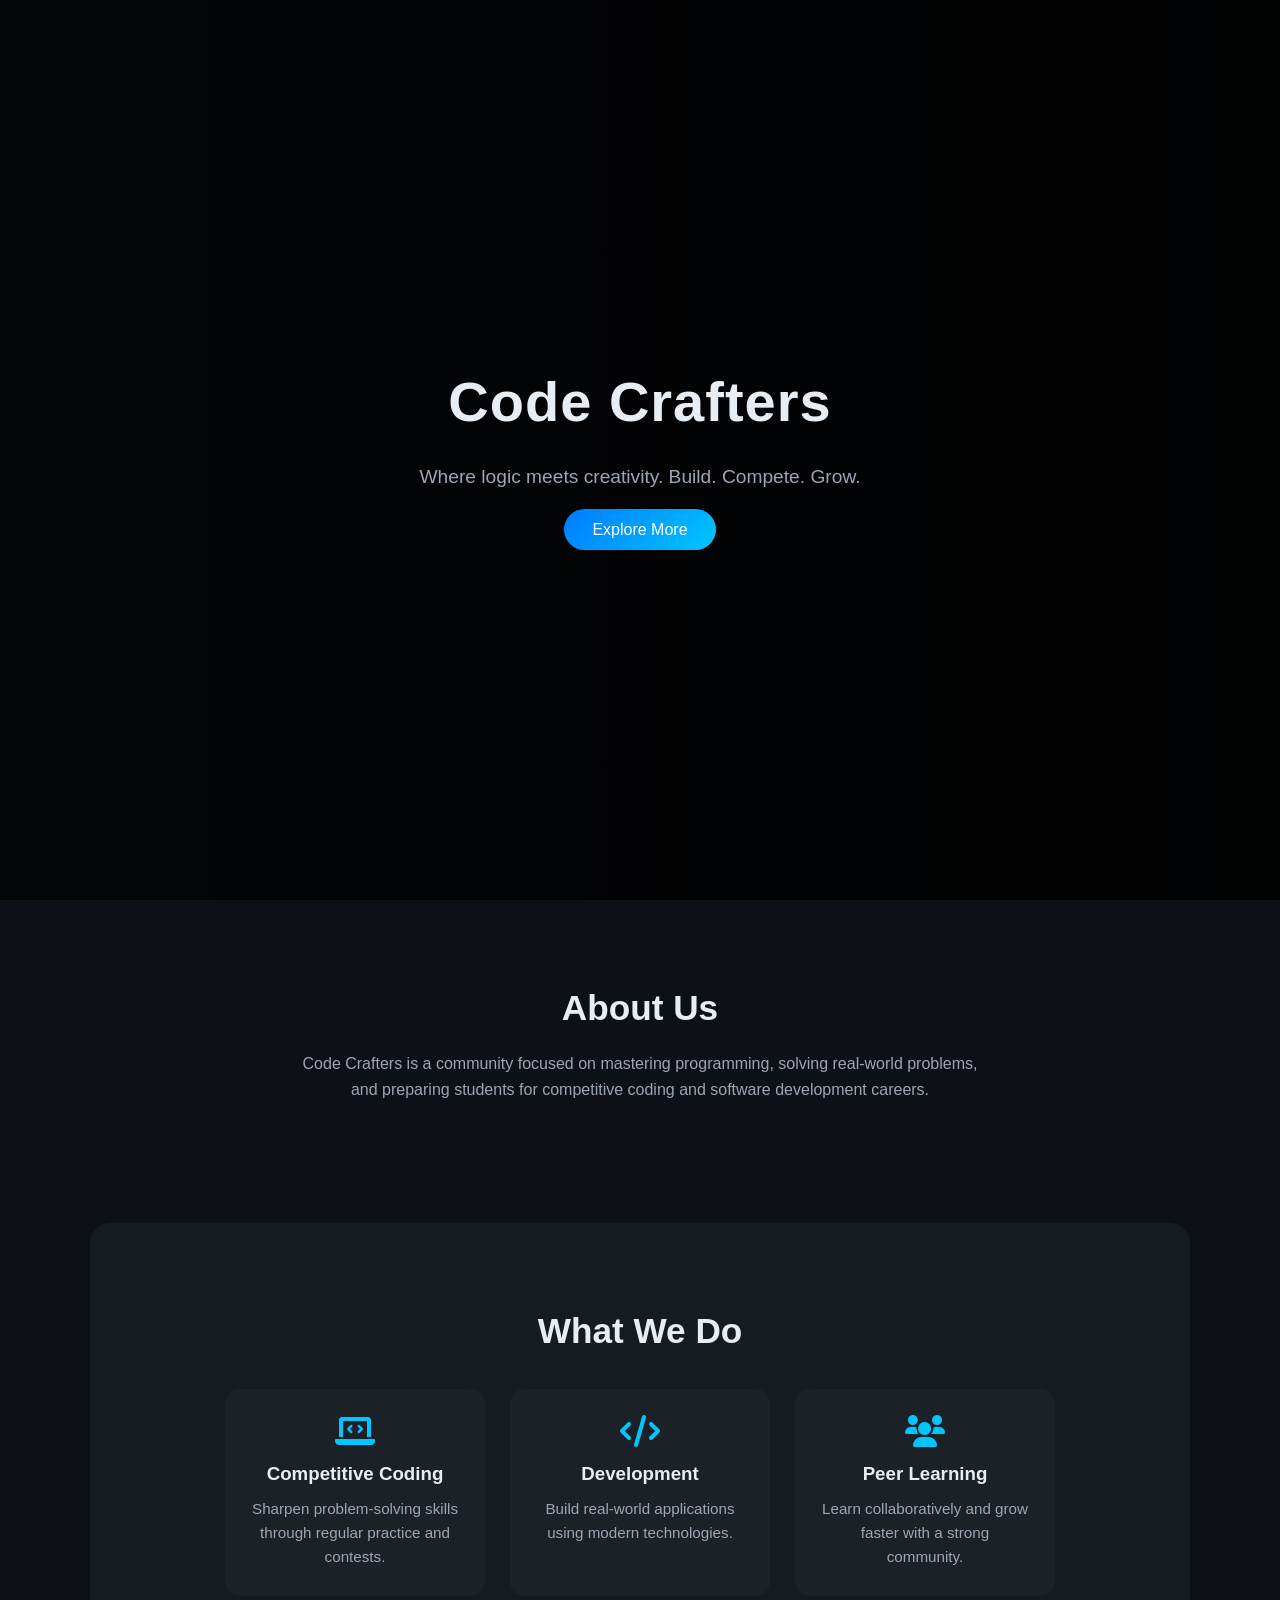
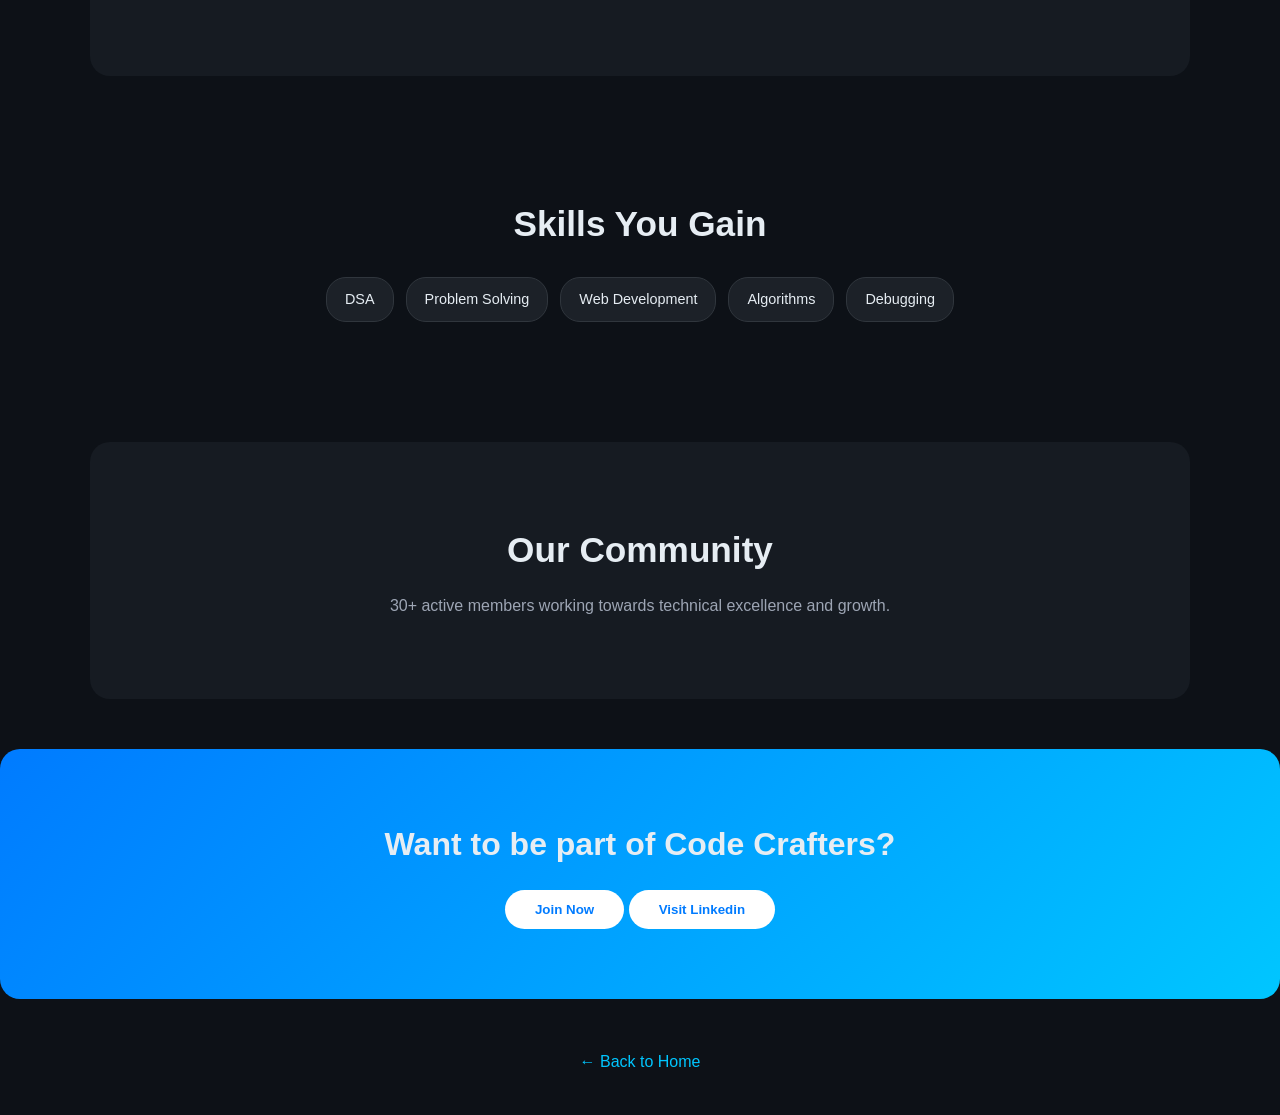
<file: Code_crafters/index1.html>
<!DOCTYPE html>
<html lang="en">
<head>
    <meta charset="UTF-8">
    <meta name="viewport" content="width=device-width, initial-scale=1.0">
    <title>Code Crafters | Club</title>

    <link rel="stylesheet" href="code-crafters.css">
    <script defer src="code-crafters.js"></script>

    <!-- Font Awesome -->
    <link href="https://cdnjs.cloudflare.com/ajax/libs/font-awesome/6.0.0/css/all.min.css" rel="stylesheet">
</head>

<body>

    <!-- HERO -->
    <section class="hero">
        <div class="overlay"></div>
        <div class="hero-content">
            <h1>Code Crafters</h1>
            <p>Where logic meets creativity. Build. Compete. Grow.</p>
            <a href="#about" class="btn">Explore More</a>
        </div>
    </section>

    <!-- ABOUT -->
    <section id="about" class="section">
        <h2>About Us</h2>
        <p>
            Code Crafters is a community focused on mastering programming, solving real-world problems,
            and preparing students for competitive coding and software development careers.
        </p>
    </section>

    <!-- WHAT WE DO -->
    <section class="section dark">
        <h2>What We Do</h2>

        <div class="grid">
            <div class="card">
                <i class="fas fa-laptop-code"></i>
                <h3>Competitive Coding</h3>
                <p>Sharpen problem-solving skills through regular practice and contests.</p>
            </div>

            <div class="card">
                <i class="fas fa-code"></i>
                <h3>Development</h3>
                <p>Build real-world applications using modern technologies.</p>
            </div>

            <div class="card">
                <i class="fas fa-users"></i>
                <h3>Peer Learning</h3>
                <p>Learn collaboratively and grow faster with a strong community.</p>
            </div>
        </div>
    </section>

    <!-- SKILLS -->
    <section class="section">
        <h2>Skills You Gain</h2>

        <div class="skills">
            <span>DSA</span>
            <span>Problem Solving</span>
            <span>Web Development</span>
            <span>Algorithms</span>
            <span>Debugging</span>
        </div>
    </section>

    <!-- TEAM -->
    <section class="section dark">
        <h2>Our Community</h2>
        <p>30+ active members working towards technical excellence and growth.</p>
    </section>

    <!-- CTA -->
    <section class="cta">
        <h2>Want to be part of Code Crafters?</h2>
        <button onclick="joinClub()">Join Now</button>
        <a href="https://www.linkedin.com/company/codecrafterentc/" target="_blank"><button>Visit Linkedin</button></a>
    </section>

    <!-- BACK -->
    <footer class="back">
        <a href="../index.html">← Back to Home</a>
    </footer>
</html>
</file>
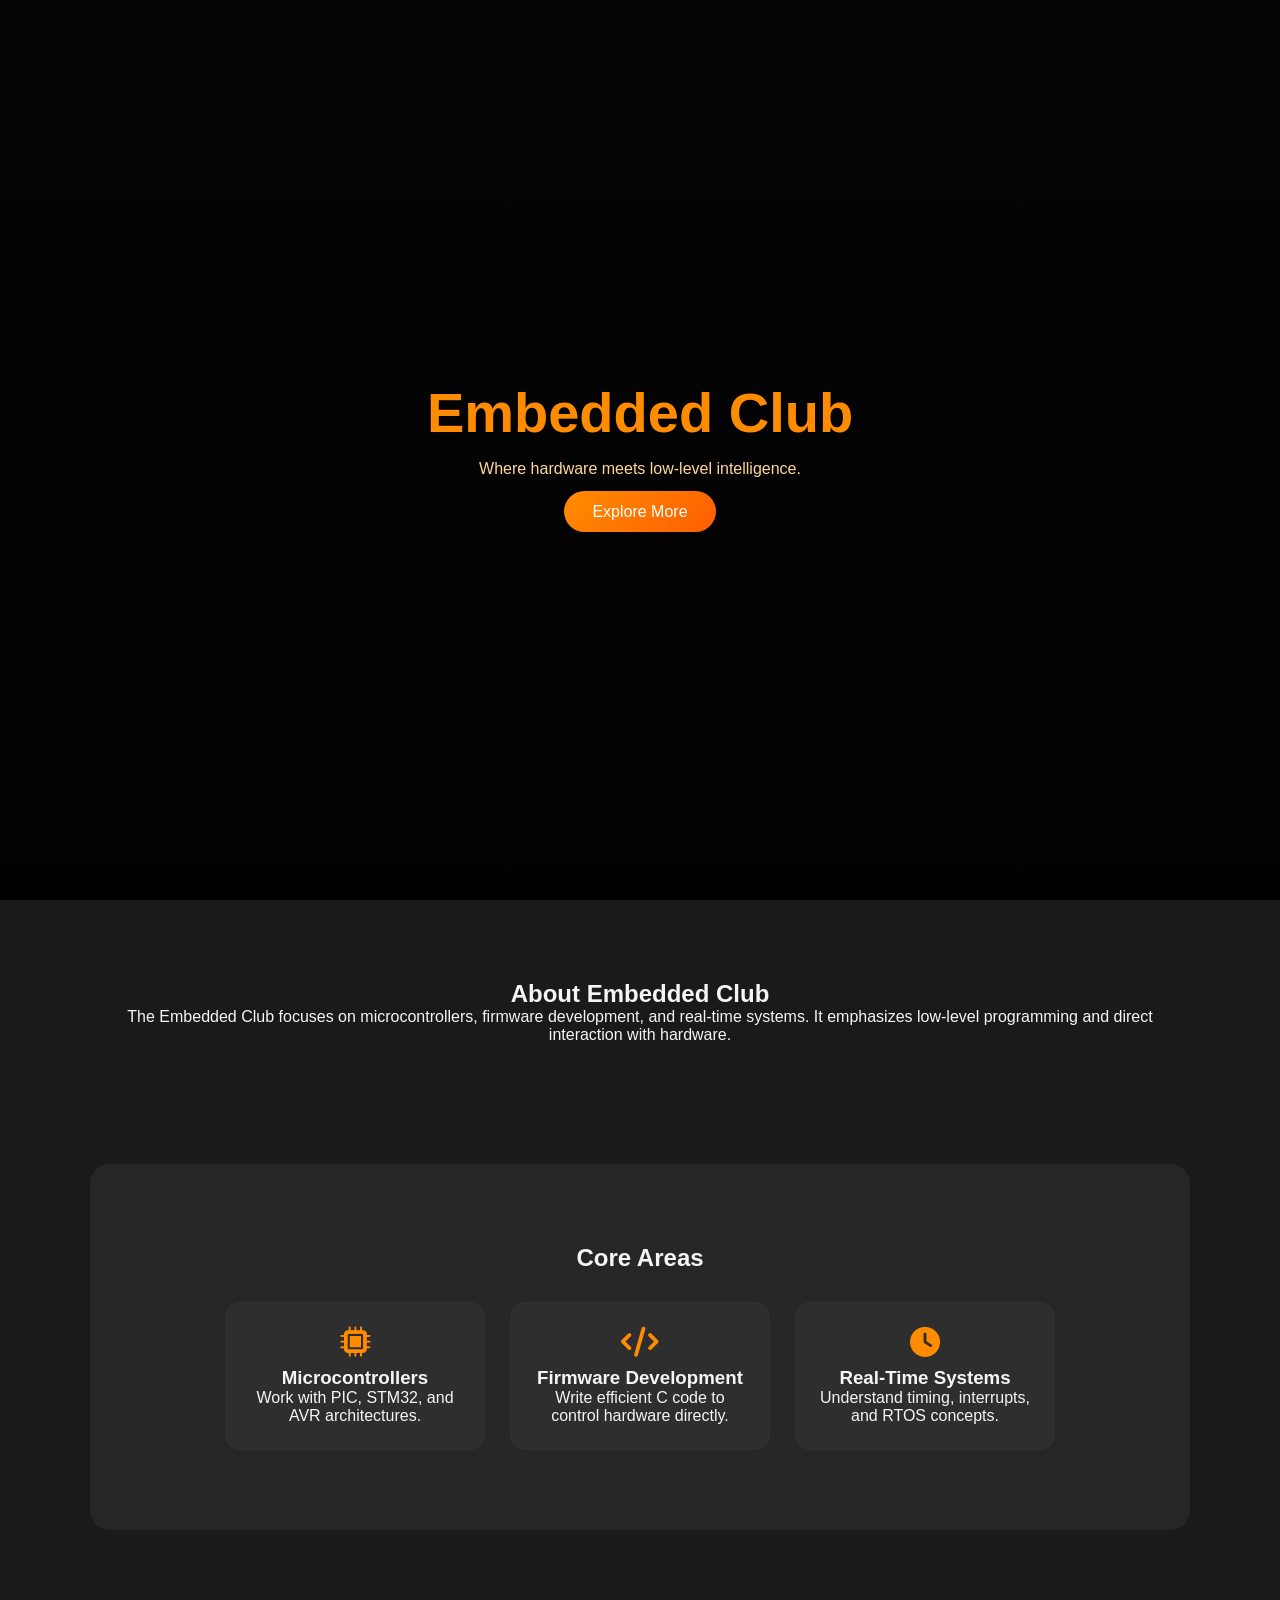
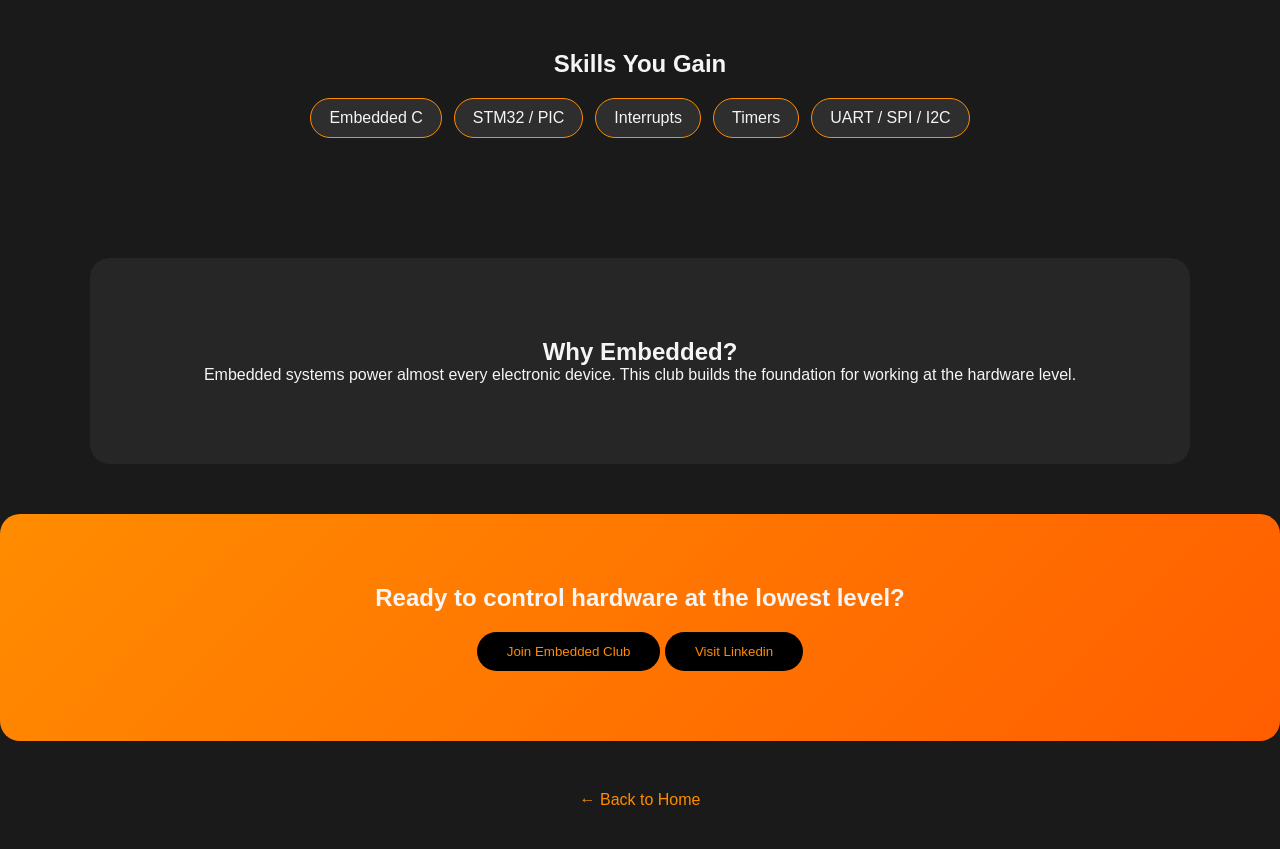
<file: Embedded/embedded-club.html>
<!DOCTYPE html>
<html lang="en">
<head>
    <meta charset="UTF-8">
    <meta name="viewport" content="width=device-width, initial-scale=1.0">
    <title>Embedded Club</title>

    <link rel="stylesheet" href="embedded-club.css">
    <script defer src="embedded-club.js"></script>

    <link href="https://cdnjs.cloudflare.com/ajax/libs/font-awesome/6.0.0/css/all.min.css" rel="stylesheet">
</head>

<body>

    <!-- HERO -->
    <section class="hero">
        <div class="hero-content">
            <h1>Embedded Club</h1>
            <p>Where hardware meets low-level intelligence.</p>
            <a href="#about" class="btn">Explore More</a>
        </div>
    </section>

    <!-- ABOUT -->
    <section id="about" class="section">
        <h2>About Embedded Club</h2>
        <p>
            The Embedded Club focuses on microcontrollers, firmware development,
            and real-time systems. It emphasizes low-level programming and direct
            interaction with hardware.
        </p>
    </section>

    <!-- CORE AREAS -->
    <section class="section dark">
        <h2>Core Areas</h2>

        <div class="grid">
            <div class="card">
                <i class="fas fa-microchip"></i>
                <h3>Microcontrollers</h3>
                <p>Work with PIC, STM32, and AVR architectures.</p>
            </div>

            <div class="card">
                <i class="fas fa-code"></i>
                <h3>Firmware Development</h3>
                <p>Write efficient C code to control hardware directly.</p>
            </div>

            <div class="card">
                <i class="fas fa-clock"></i>
                <h3>Real-Time Systems</h3>
                <p>Understand timing, interrupts, and RTOS concepts.</p>
            </div>
        </div>
    </section>

    <!-- SKILLS -->
    <section class="section">
        <h2>Skills You Gain</h2>

        <div class="skills">
            <span>Embedded C</span>
            <span>STM32 / PIC</span>
            <span>Interrupts</span>
            <span>Timers</span>
            <span>UART / SPI / I2C</span>
        </div>
    </section>

    <!-- WHY JOIN -->
    <section class="section dark">
        <h2>Why Embedded?</h2>
        <p>
            Embedded systems power almost every electronic device.
            This club builds the foundation for working at the hardware level.
        </p>
    </section>

    <!-- CTA -->
    <section class="cta">
        <h2>Ready to control hardware at the lowest level?</h2>
        <button onclick="joinClub()">Join Embedded Club</button>
        <a href="https://www.linkedin.com/company/ieee-rscoe" target="_blank"><button>Visit Linkedin</button></a>
    </section>

    <!-- BACK -->
    <div class="back">
        <a href="../index.html">← Back to Home</a>
    </div>

</body>
</html>
</file>
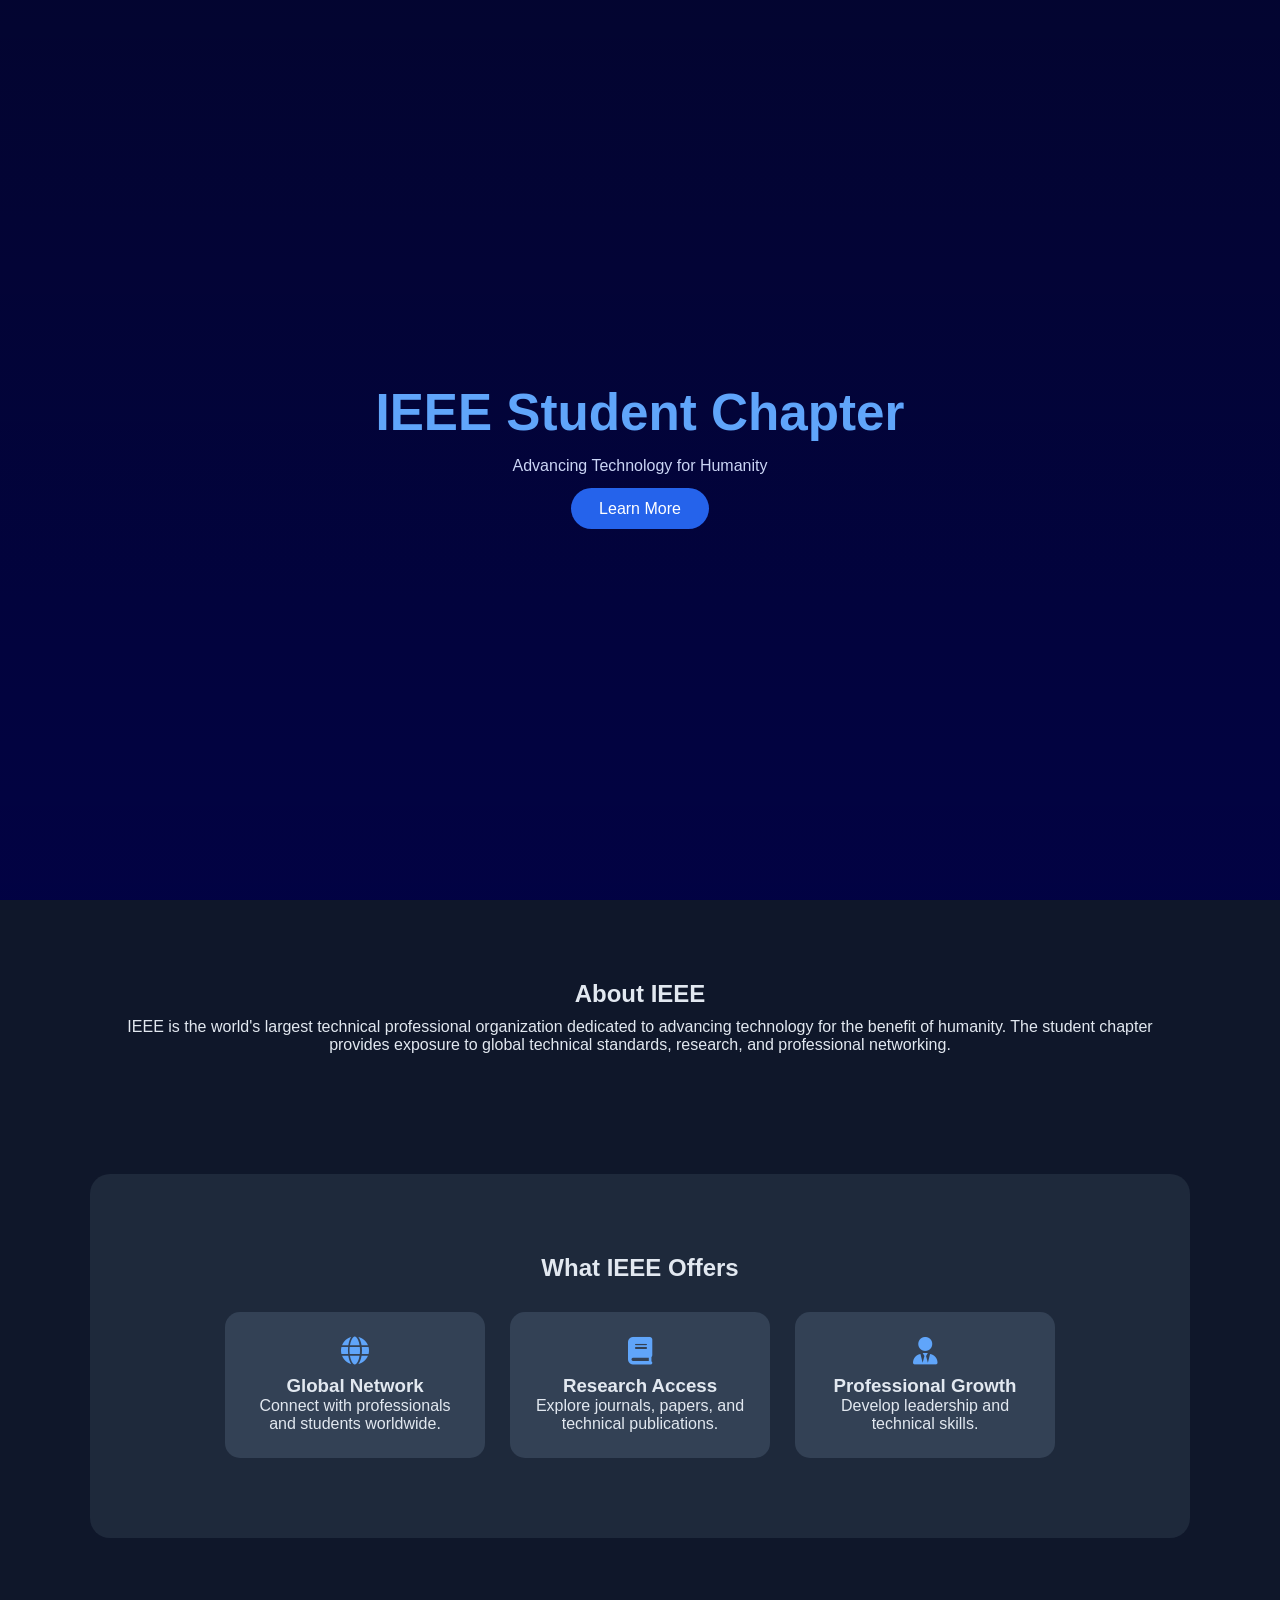
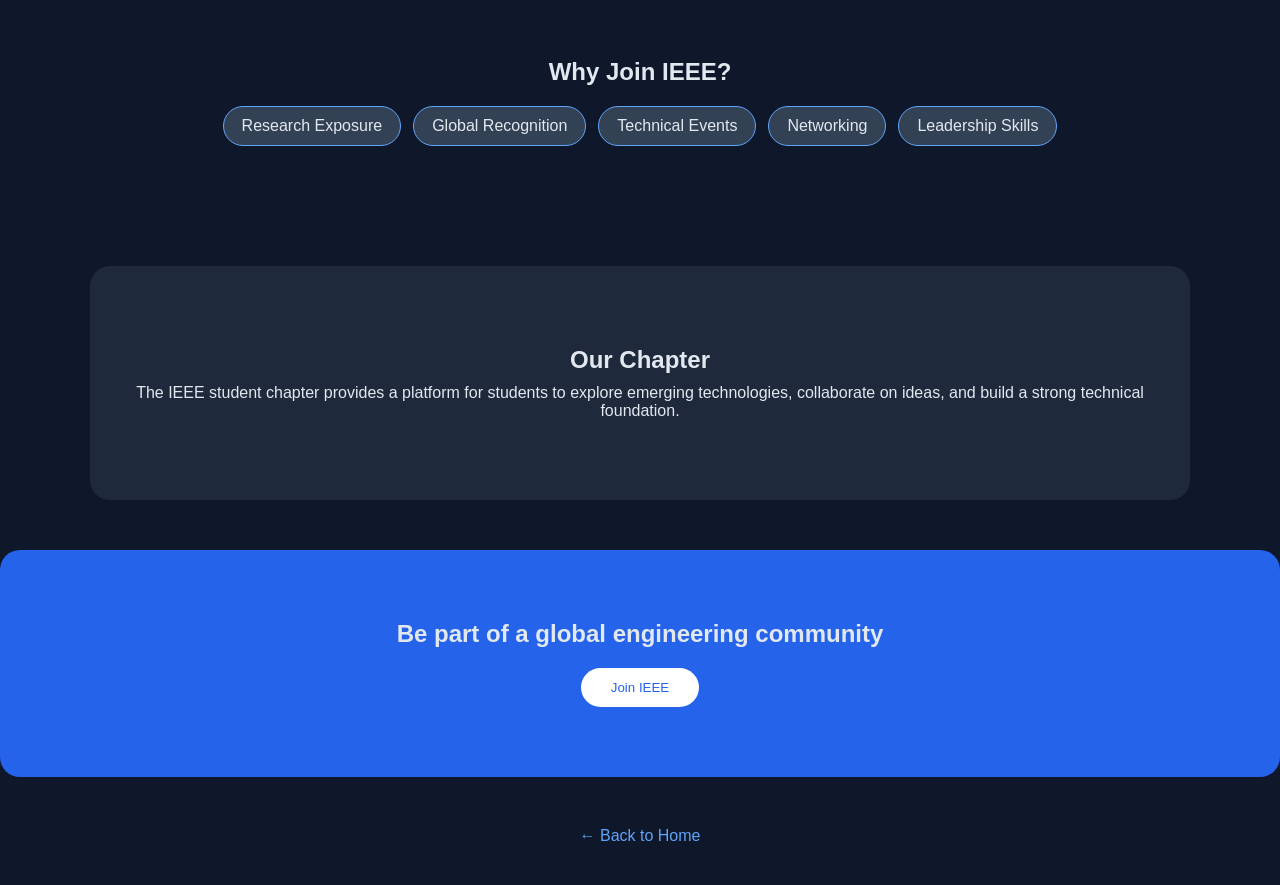
<file: IEEE/ieee.html>
<!DOCTYPE html>
<html lang="en">
<head>
    <meta charset="UTF-8">
    <meta name="viewport" content="width=device-width, initial-scale=1.0">
    <title>IEEE Student Chapter</title>

    <link rel="stylesheet" href="ieee.css">
    <script defer src="ieee.js"></script>

    <link href="https://cdnjs.cloudflare.com/ajax/libs/font-awesome/6.0.0/css/all.min.css" rel="stylesheet">
</head>

<body>

    <!-- HERO -->
    <section class="hero">
        <div class="hero-content">
            <h1>IEEE Student Chapter</h1>
            <p>Advancing Technology for Humanity</p>
            <a href="#about" class="btn">Learn More</a>
        </div>
    </section>

    <!-- ABOUT -->
    <section id="about" class="section">
        <h2>About IEEE</h2>
        <p>
            IEEE is the world's largest technical professional organization dedicated to advancing
            technology for the benefit of humanity. The student chapter provides exposure to global
            technical standards, research, and professional networking.
        </p>
    </section>

    <!-- FOCUS -->
    <section class="section dark">
        <h2>What IEEE Offers</h2>

        <div class="grid">
            <div class="card">
                <i class="fas fa-globe"></i>
                <h3>Global Network</h3>
                <p>Connect with professionals and students worldwide.</p>
            </div>

            <div class="card">
                <i class="fas fa-book"></i>
                <h3>Research Access</h3>
                <p>Explore journals, papers, and technical publications.</p>
            </div>

            <div class="card">
                <i class="fas fa-user-tie"></i>
                <h3>Professional Growth</h3>
                <p>Develop leadership and technical skills.</p>
            </div>
        </div>
    </section>

    <!-- BENEFITS -->
    <section class="section">
        <h2>Why Join IEEE?</h2>

        <div class="skills">
            <span>Research Exposure</span>
            <span>Global Recognition</span>
            <span>Technical Events</span>
            <span>Networking</span>
            <span>Leadership Skills</span>
        </div>
    </section>

    <!-- NOTE -->
    <section class="section dark">
        <h2>Our Chapter</h2>
        <p>
            The IEEE student chapter provides a platform for students to explore emerging technologies,
            collaborate on ideas, and build a strong technical foundation.
        </p>
    </section>

    <!-- CTA -->
    <section class="cta">
        <h2>Be part of a global engineering community</h2>
        <button onclick="joinChapter()">Join IEEE</button>
    </section>

    <!-- BACK -->
    <div class="back">
        <a href="../index.html">← Back to Home</a>
    </div>

</body>
</html>
</file>
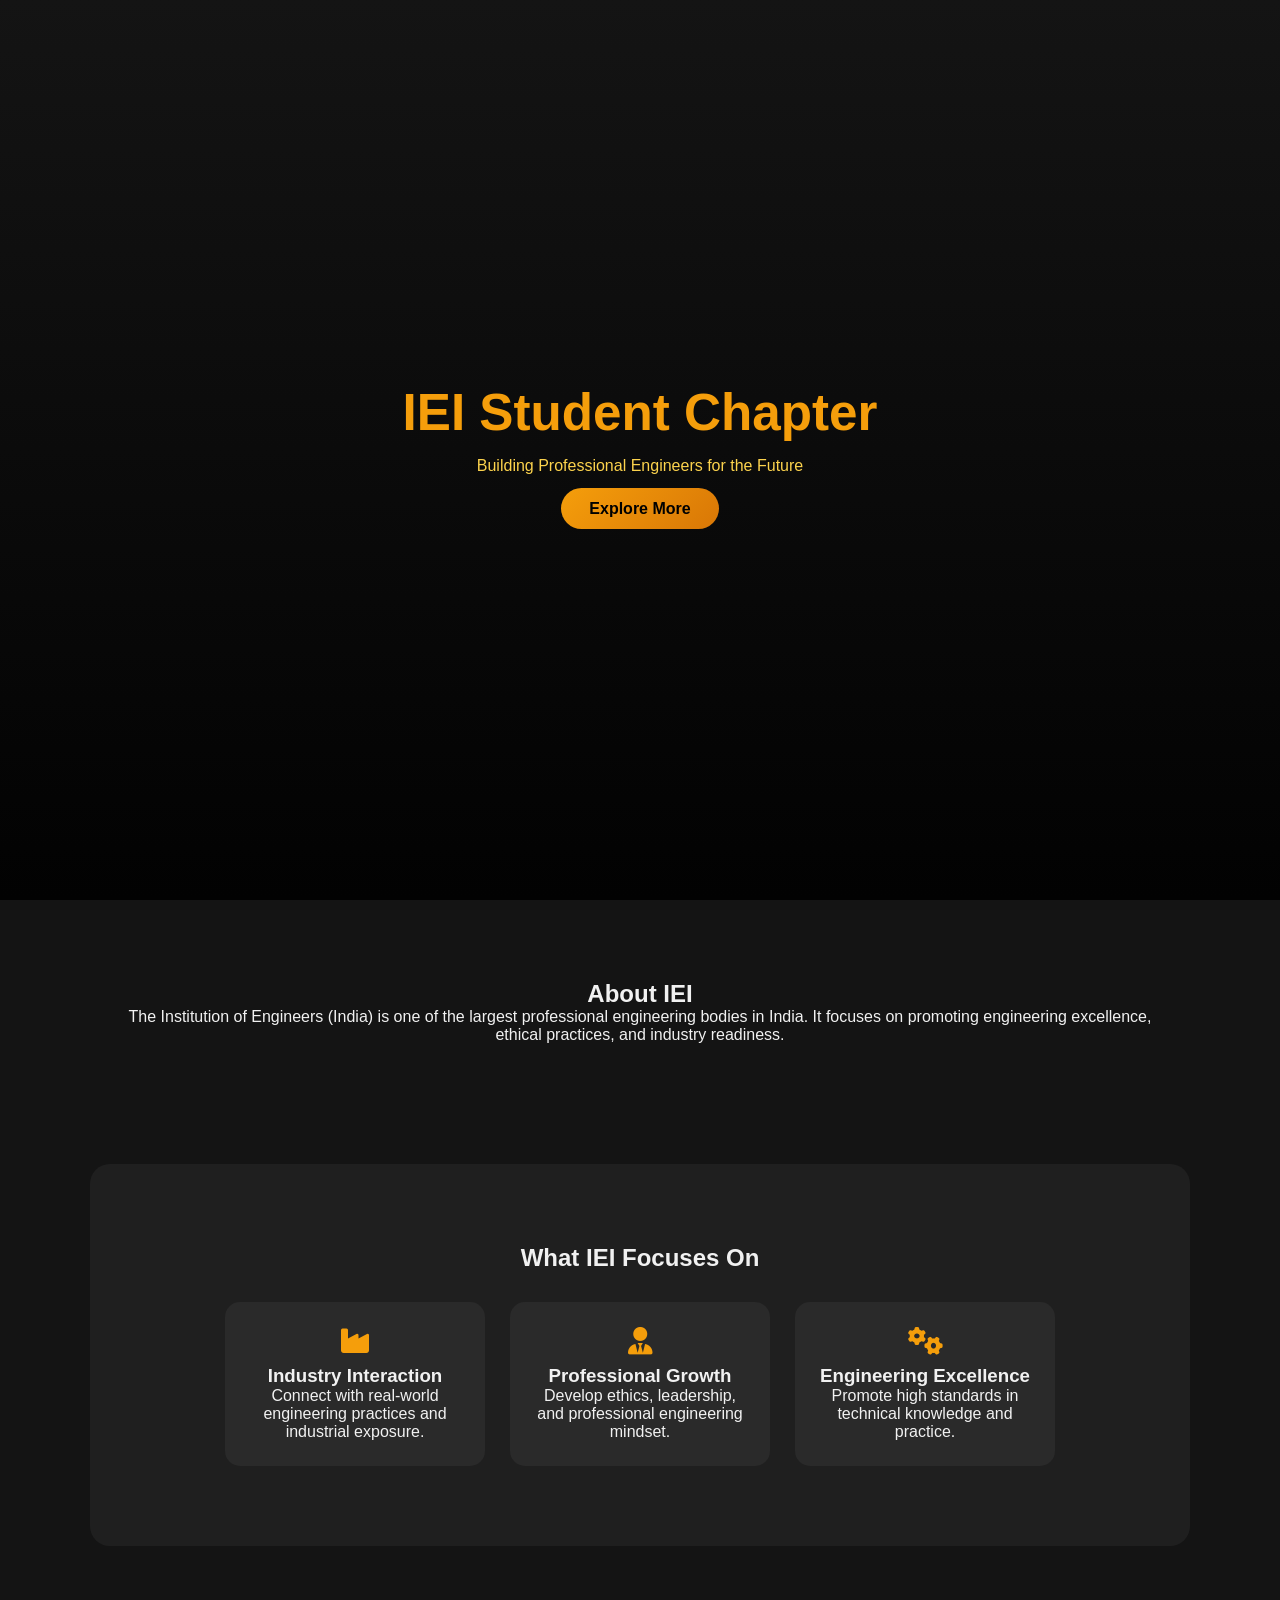
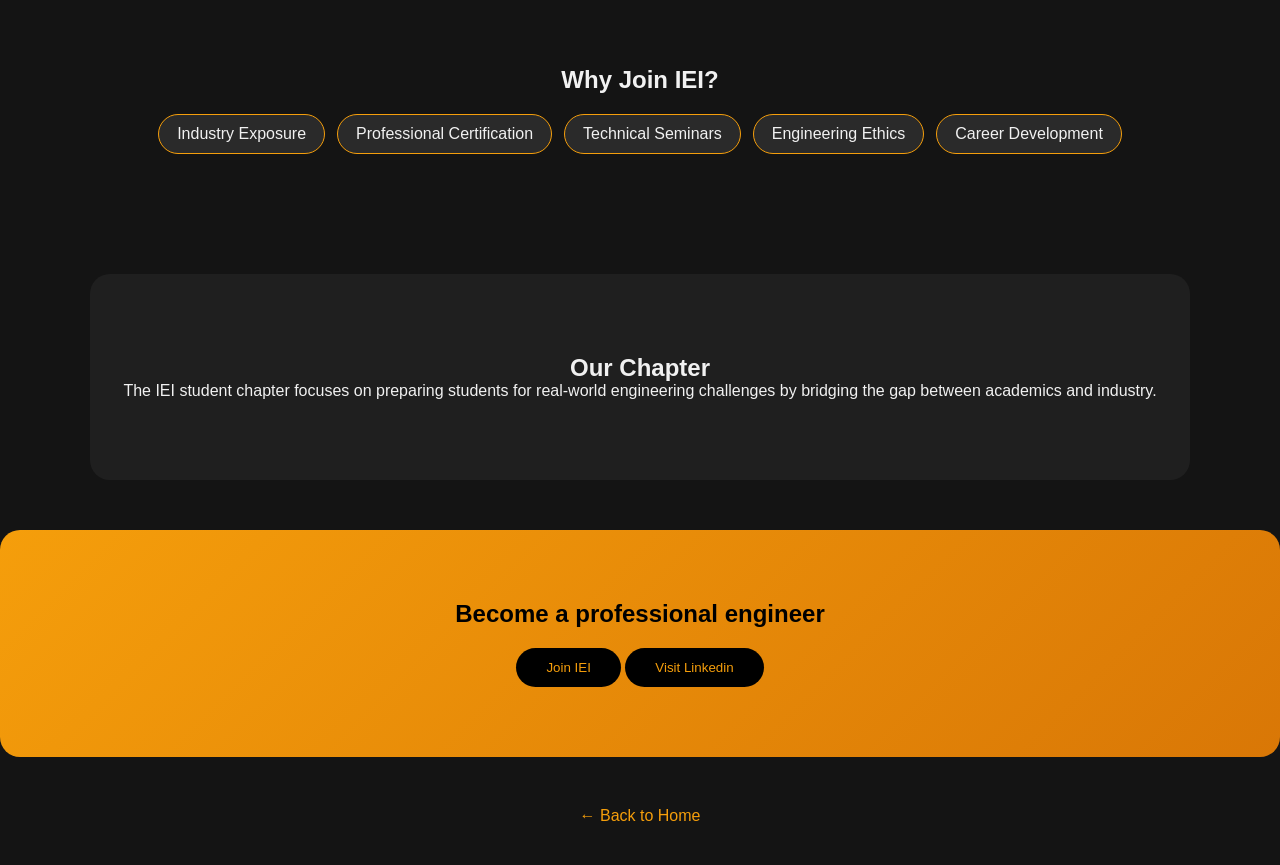
<file: iei/iei.html>
<!DOCTYPE html>
<html lang="en">
<head>
    <meta charset="UTF-8">
    <meta name="viewport" content="width=device-width, initial-scale=1.0">
    <title>IEI Student Chapter</title>

    <link rel="stylesheet" href="iei.css">
    <script defer src="iei.js"></script>

    <link href="https://cdnjs.cloudflare.com/ajax/libs/font-awesome/6.0.0/css/all.min.css" rel="stylesheet">
</head>

<body>

    <!-- HERO -->
    <section class="hero">
        <div class="hero-content">
            <h1>IEI Student Chapter</h1>
            <p>Building Professional Engineers for the Future</p>
            <a href="#about" class="btn">Explore More</a>
        </div>
    </section>

    <!-- ABOUT -->
    <section id="about" class="section">
        <h2>About IEI</h2>
        <p>
            The Institution of Engineers (India) is one of the largest professional engineering bodies in India.
            It focuses on promoting engineering excellence, ethical practices, and industry readiness.
        </p>
    </section>

    <!-- FOCUS -->
    <section class="section dark">
        <h2>What IEI Focuses On</h2>

        <div class="grid">
            <div class="card">
                <i class="fas fa-industry"></i>
                <h3>Industry Interaction</h3>
                <p>Connect with real-world engineering practices and industrial exposure.</p>
            </div>

            <div class="card">
                <i class="fas fa-user-tie"></i>
                <h3>Professional Growth</h3>
                <p>Develop ethics, leadership, and professional engineering mindset.</p>
            </div>

            <div class="card">
                <i class="fas fa-cogs"></i>
                <h3>Engineering Excellence</h3>
                <p>Promote high standards in technical knowledge and practice.</p>
            </div>
        </div>
    </section>

    <!-- BENEFITS -->
    <section class="section">
        <h2>Why Join IEI?</h2>

        <div class="skills">
            <span>Industry Exposure</span>
            <span>Professional Certification</span>
            <span>Technical Seminars</span>
            <span>Engineering Ethics</span>
            <span>Career Development</span>
        </div>
    </section>

    <!-- NOTE -->
    <section class="section dark">
        <h2>Our Chapter</h2>
        <p>
            The IEI student chapter focuses on preparing students for real-world engineering challenges
            by bridging the gap between academics and industry.
        </p>
    </section>

    <!-- CTA -->
    <section class="cta">
        <h2>Become a professional engineer</h2>
        <button onclick="joinChapter()">Join IEI</button>
        <a href="https://www.linkedin.com" target="_blank"><button>Visit Linkedin</button></a>
    </section>

    <!-- BACK -->
    <div class="back">
        <a href="../index.html">← Back to Home</a>
    </div>

</body>
</html>
</file>
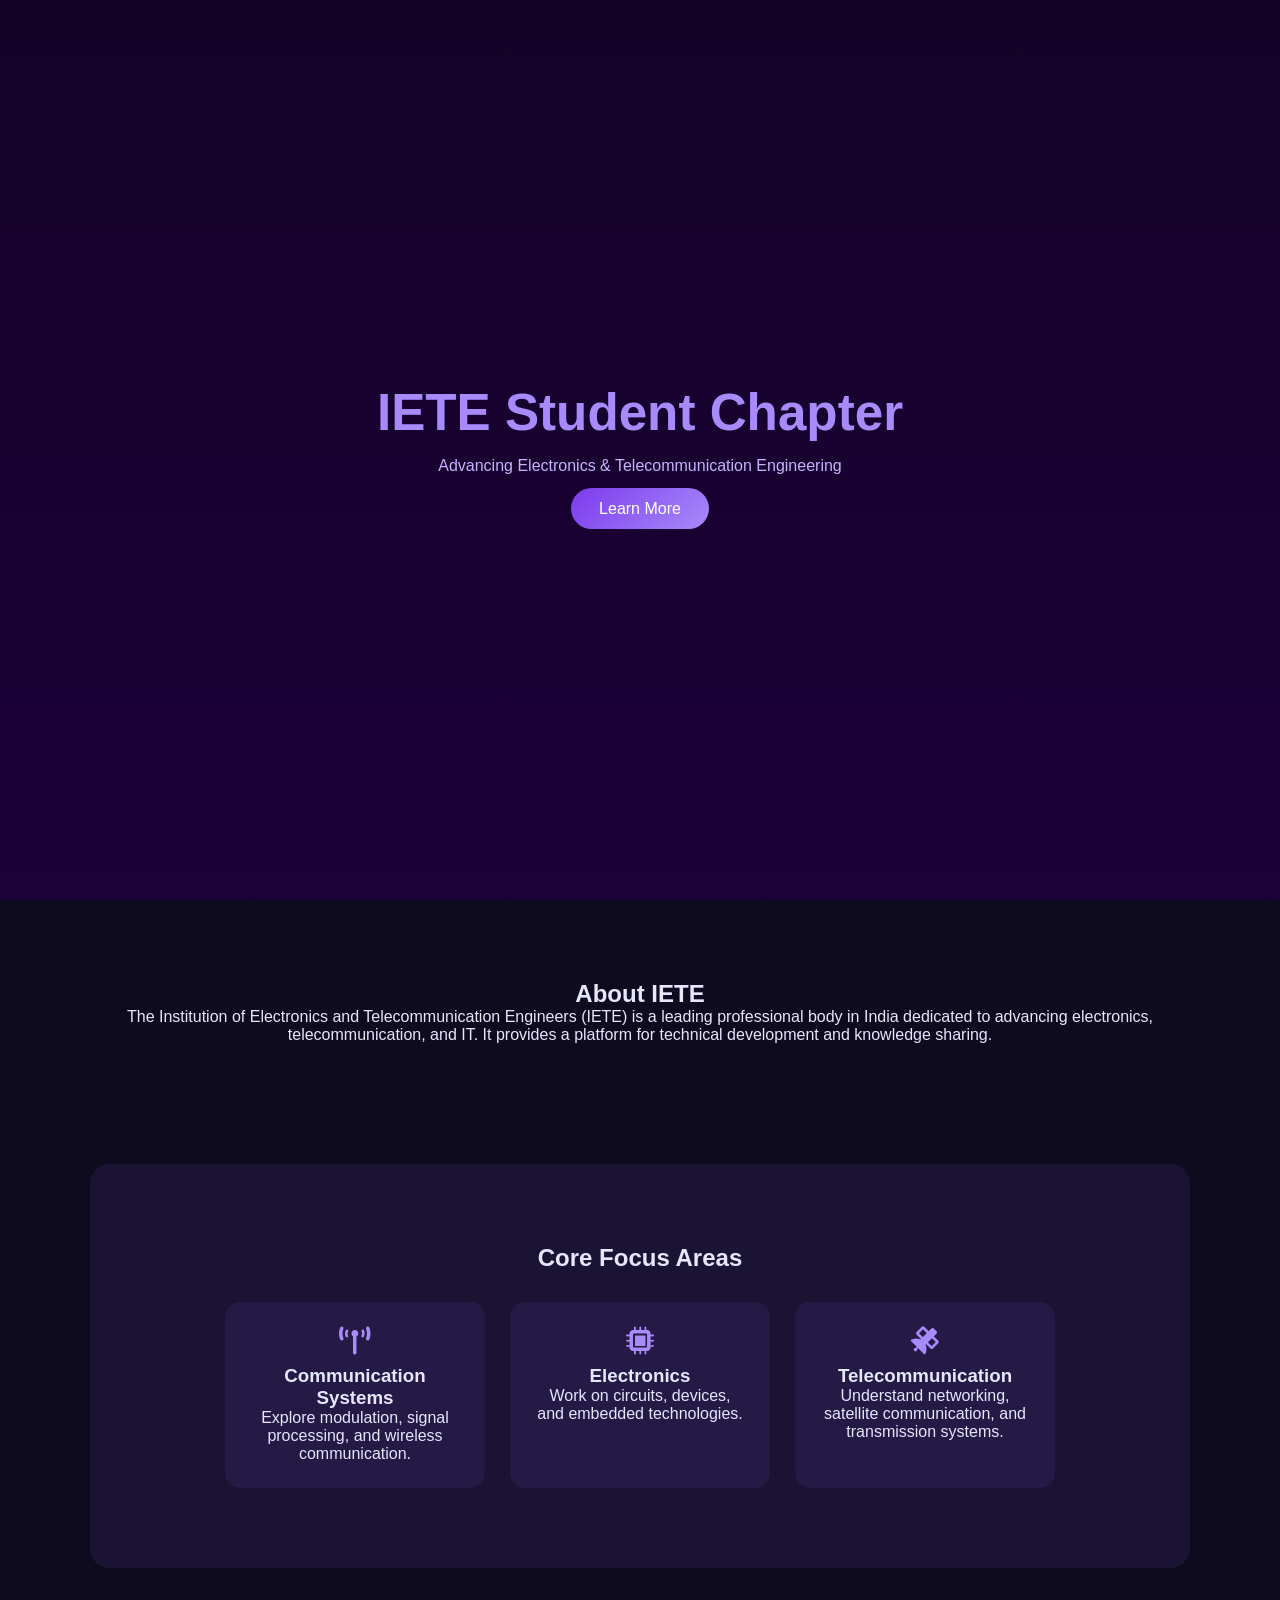
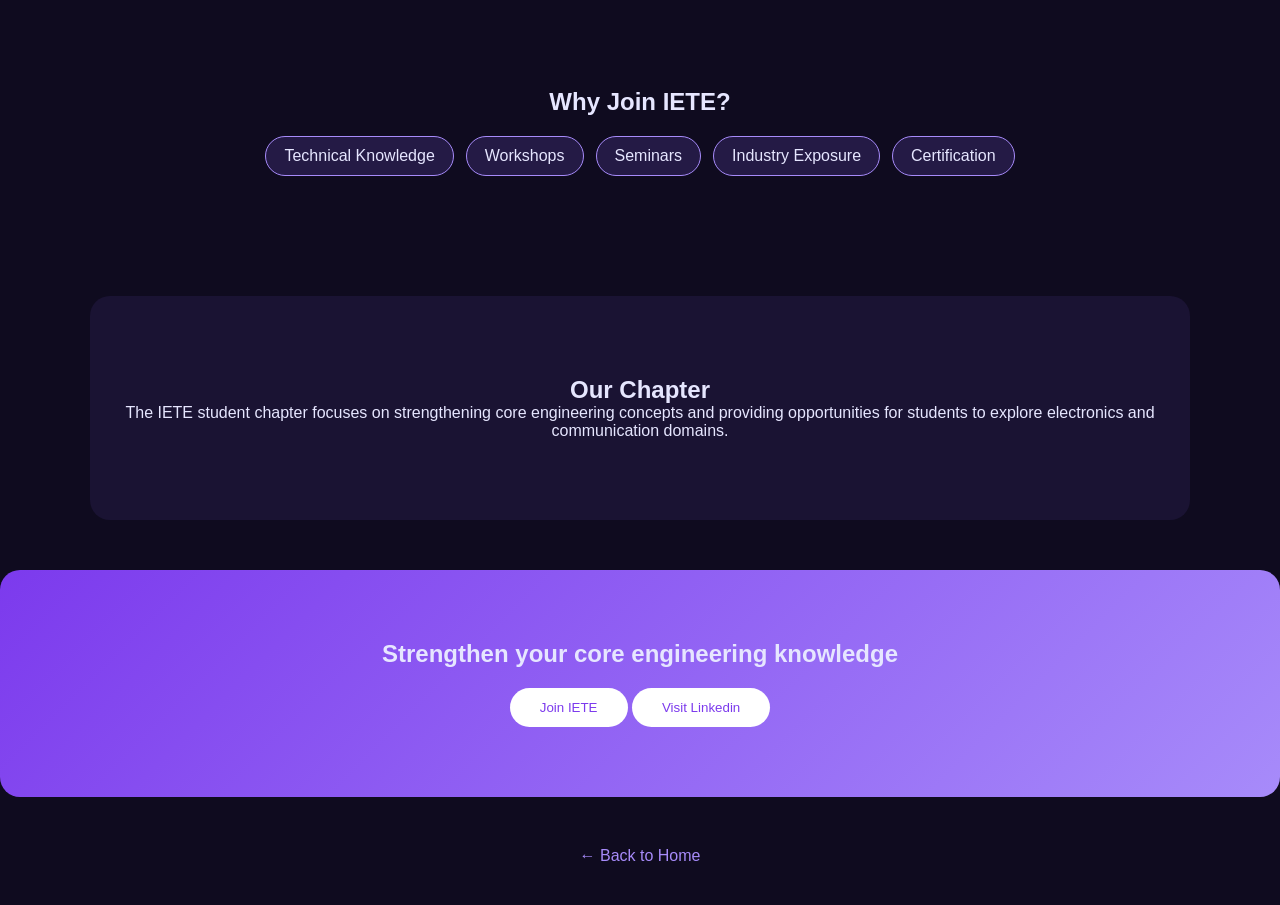
<file: IETE/iete.html>
<!DOCTYPE html>
<html lang="en">
<head>
    <meta charset="UTF-8">
    <meta name="viewport" content="width=device-width, initial-scale=1.0">
    <title>IETE Student Chapter</title>

    <link rel="stylesheet" href="iete.css">
    <script defer src="iete.js"></script>

    <link href="https://cdnjs.cloudflare.com/ajax/libs/font-awesome/6.0.0/css/all.min.css" rel="stylesheet">
</head>

<body>

    <!-- HERO -->
    <section class="hero">
        <div class="hero-content">
            <h1>IETE Student Chapter</h1>
            <p>Advancing Electronics & Telecommunication Engineering</p>
            <a href="#about" class="btn">Learn More</a>
        </div>
    </section>

    <!-- ABOUT -->
    <section id="about" class="section">
        <h2>About IETE</h2>
        <p>
            The Institution of Electronics and Telecommunication Engineers (IETE) is a leading professional
            body in India dedicated to advancing electronics, telecommunication, and IT.
            It provides a platform for technical development and knowledge sharing.
        </p>
    </section>

    <!-- FOCUS -->
    <section class="section dark">
        <h2>Core Focus Areas</h2>

        <div class="grid">
            <div class="card">
                <i class="fas fa-broadcast-tower"></i>
                <h3>Communication Systems</h3>
                <p>Explore modulation, signal processing, and wireless communication.</p>
            </div>

            <div class="card">
                <i class="fas fa-microchip"></i>
                <h3>Electronics</h3>
                <p>Work on circuits, devices, and embedded technologies.</p>
            </div>

            <div class="card">
                <i class="fas fa-satellite"></i>
                <h3>Telecommunication</h3>
                <p>Understand networking, satellite communication, and transmission systems.</p>
            </div>
        </div>
    </section>

    <!-- BENEFITS -->
    <section class="section">
        <h2>Why Join IETE?</h2>

        <div class="skills">
            <span>Technical Knowledge</span>
            <span>Workshops</span>
            <span>Seminars</span>
            <span>Industry Exposure</span>
            <span>Certification</span>
        </div>
    </section>

    <!-- NOTE -->
    <section class="section dark">
        <h2>Our Chapter</h2>
        <p>
            The IETE student chapter focuses on strengthening core engineering concepts
            and providing opportunities for students to explore electronics and communication domains.
        </p>
    </section>

    <!-- CTA -->
    <section class="cta">
        <h2>Strengthen your core engineering knowledge</h2>
        <button onclick="joinChapter()">Join IETE</button>
        <a href="https://www.linkedin.com/school/iete/" target="_blank"><button>Visit Linkedin</button></a>
    </section>

    <!-- BACK -->
    <div class="back">
        <a href="../index.html">← Back to Home</a>
    </div>

</body>
</html>
</file>
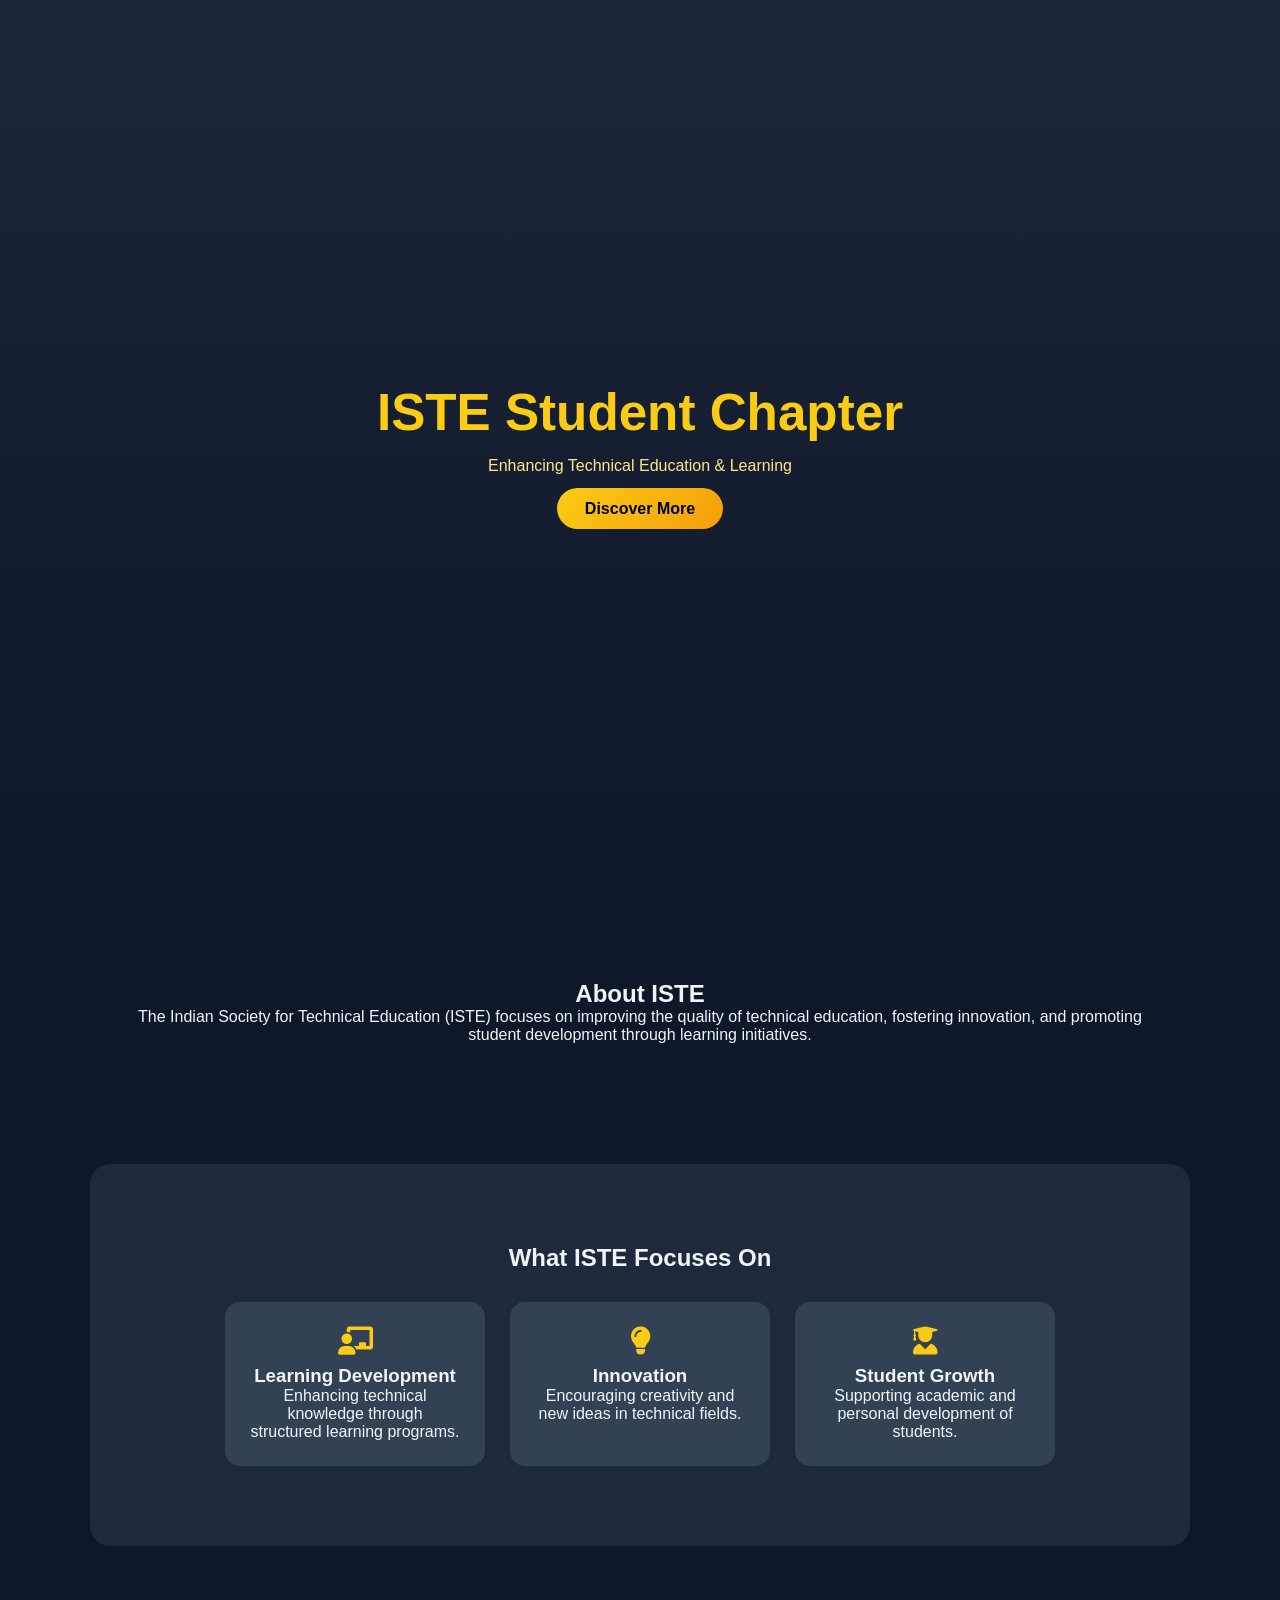
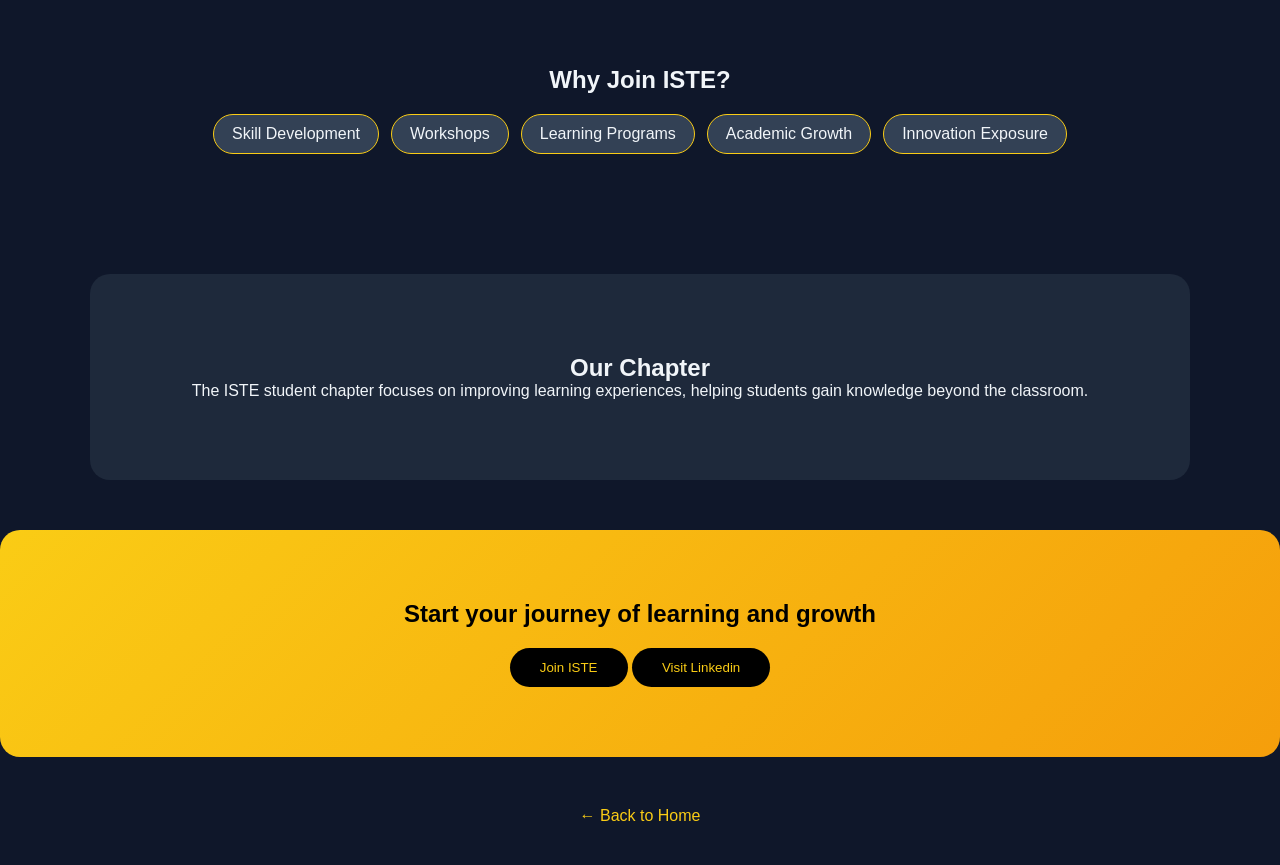
<file: iste/iste.html>
<!DOCTYPE html>
<html lang="en">
<head>
    <meta charset="UTF-8">
    <meta name="viewport" content="width=device-width, initial-scale=1.0">
    <title>ISTE Student Chapter</title>

    <link rel="stylesheet" href="iste.css">
    <script defer src="iste.js"></script>

    <link href="https://cdnjs.cloudflare.com/ajax/libs/font-awesome/6.0.0/css/all.min.css" rel="stylesheet">
</head>

<body>

    <!-- HERO -->
    <section class="hero">
        <div class="hero-content">
            <h1>ISTE Student Chapter</h1>
            <p>Enhancing Technical Education & Learning</p>
            <a href="#about" class="btn">Discover More</a>
        </div>
    </section>

    <!-- ABOUT -->
    <section id="about" class="section">
        <h2>About ISTE</h2>
        <p>
            The Indian Society for Technical Education (ISTE) focuses on improving
            the quality of technical education, fostering innovation, and promoting
            student development through learning initiatives.
        </p>
    </section>

    <!-- FOCUS -->
    <section class="section dark">
        <h2>What ISTE Focuses On</h2>

        <div class="grid">
            <div class="card">
                <i class="fas fa-chalkboard-teacher"></i>
                <h3>Learning Development</h3>
                <p>Enhancing technical knowledge through structured learning programs.</p>
            </div>

            <div class="card">
                <i class="fas fa-lightbulb"></i>
                <h3>Innovation</h3>
                <p>Encouraging creativity and new ideas in technical fields.</p>
            </div>

            <div class="card">
                <i class="fas fa-user-graduate"></i>
                <h3>Student Growth</h3>
                <p>Supporting academic and personal development of students.</p>
            </div>
        </div>
    </section>

    <!-- BENEFITS -->
    <section class="section">
        <h2>Why Join ISTE?</h2>

        <div class="skills">
            <span>Skill Development</span>
            <span>Workshops</span>
            <span>Learning Programs</span>
            <span>Academic Growth</span>
            <span>Innovation Exposure</span>
        </div>
    </section>

    <!-- NOTE -->
    <section class="section dark">
        <h2>Our Chapter</h2>
        <p>
            The ISTE student chapter focuses on improving learning experiences,
            helping students gain knowledge beyond the classroom.
        </p>
    </section>

    <!-- CTA -->
    <section class="cta">
        <h2>Start your journey of learning and growth</h2>
        <button onclick="joinChapter()">Join ISTE</button>
        <a href="https://www.linkedin.com/school/iete/" target="_blank"><button>Visit Linkedin</button></a>
    </section>

    <!-- BACK -->
    <div class="back">
        <a href="../index.html">← Back to Home</a>
    </div>

</body>
</html>
</file>
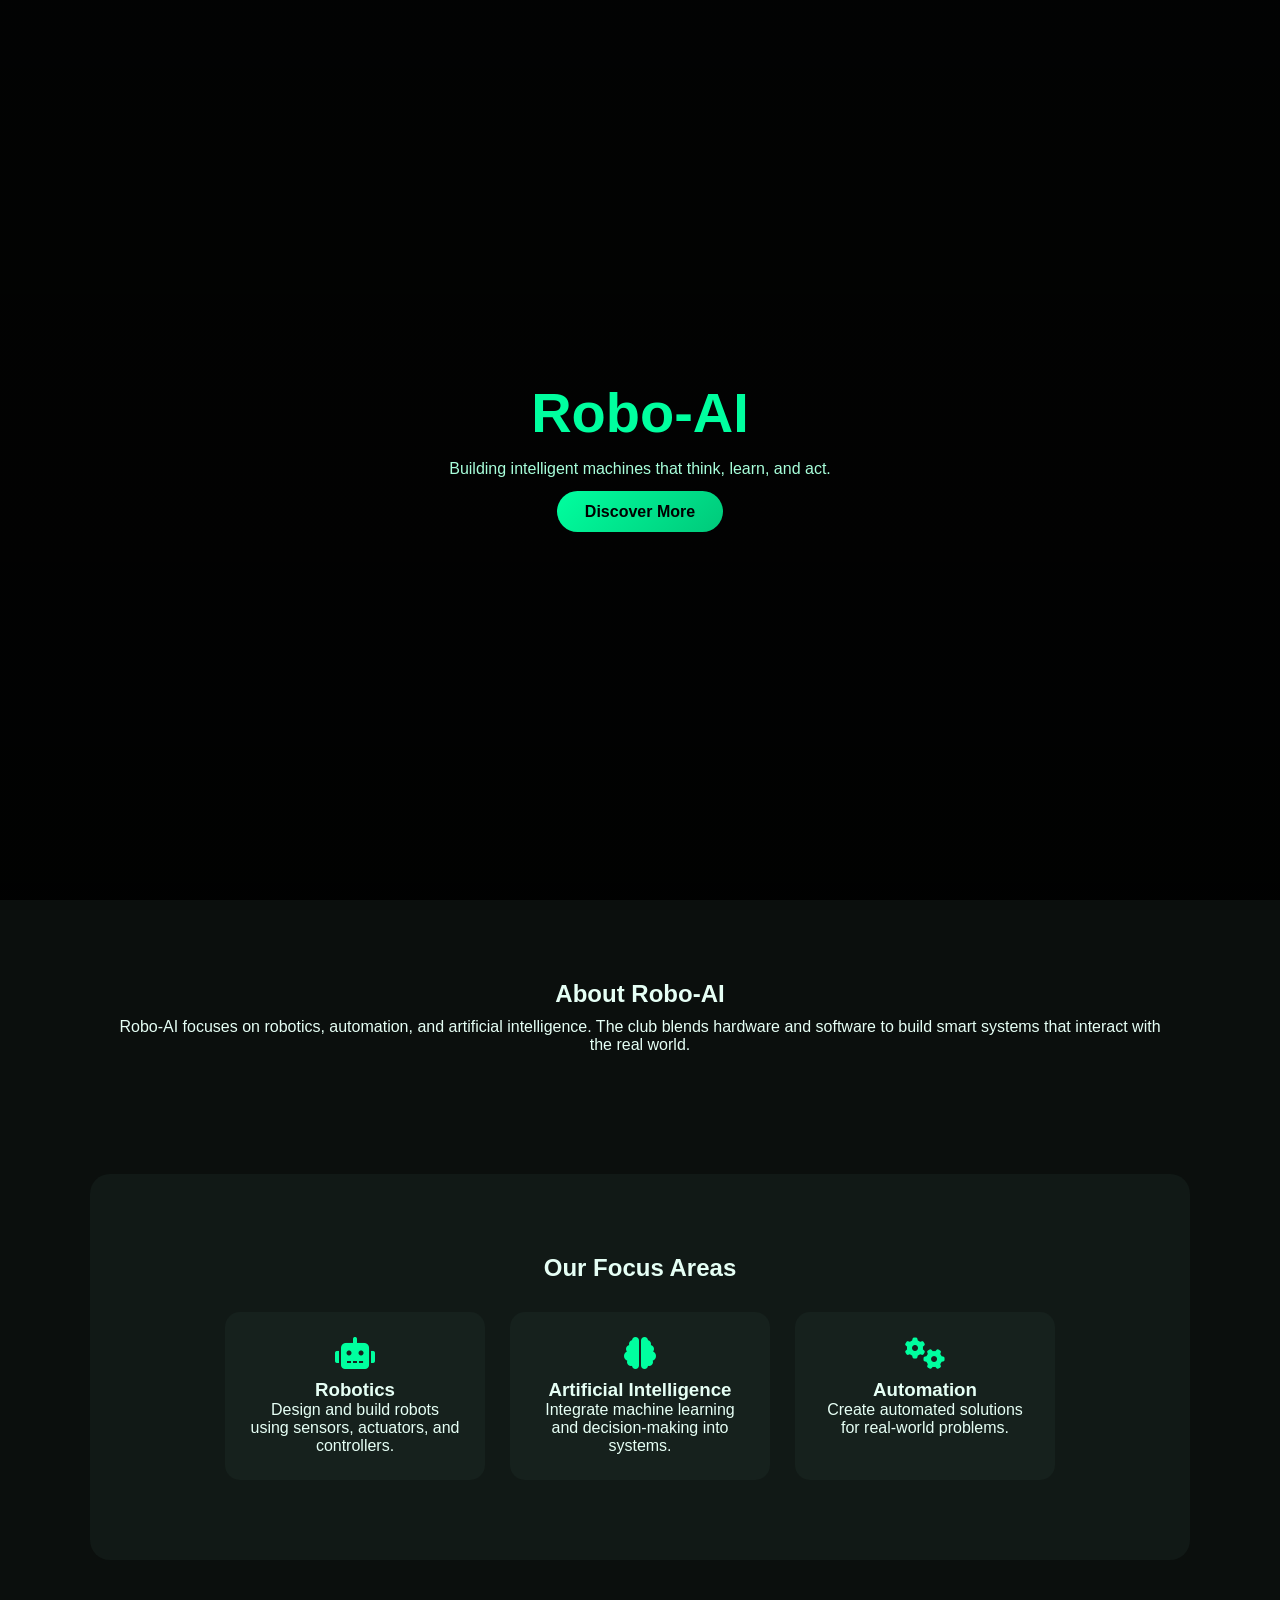
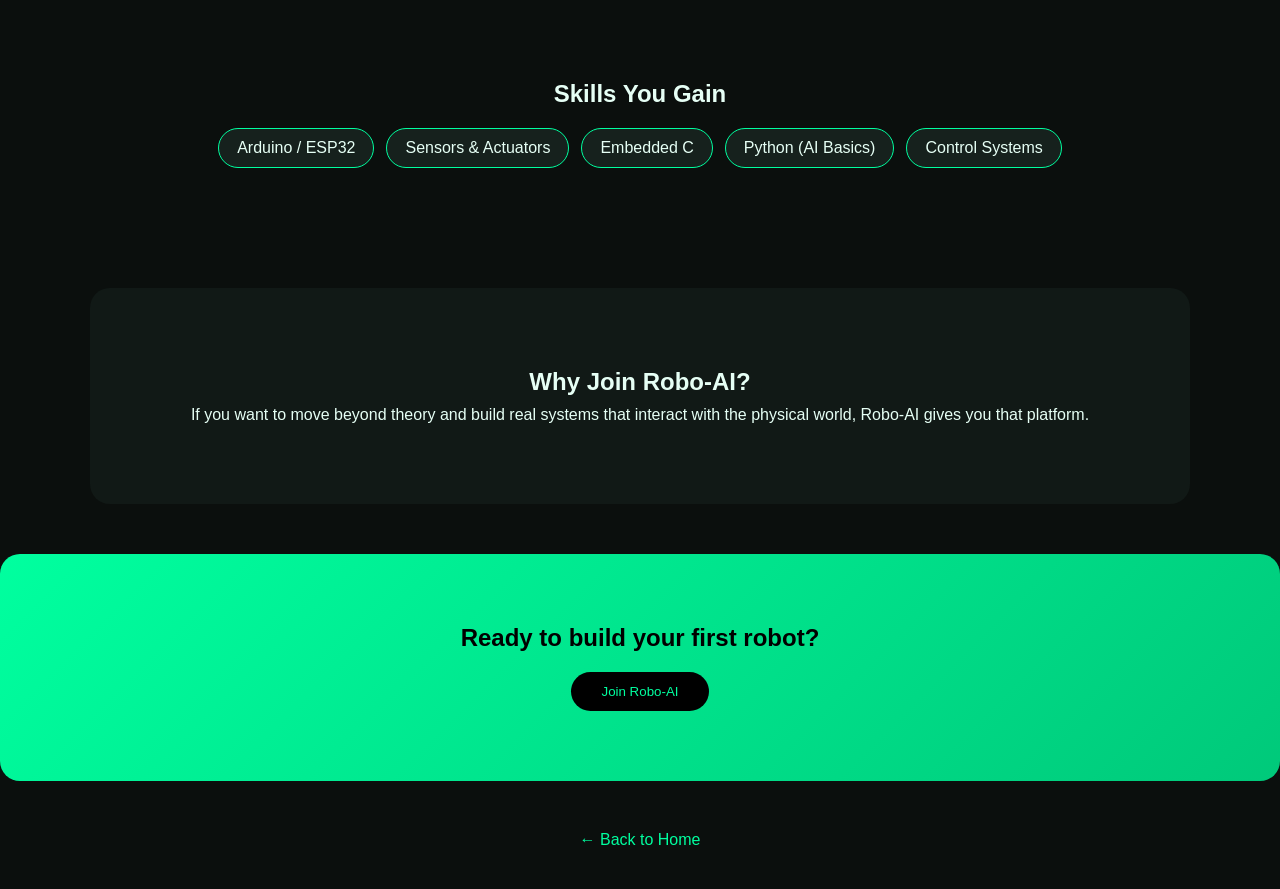
<file: Robo_ai/robo-ai.html>
<!DOCTYPE html>
<html lang="en">
<head>
    <meta charset="UTF-8">
    <meta name="viewport" content="width=device-width, initial-scale=1.0">
    <title>Robo-AI | Club</title>

    <link rel="stylesheet" href="robo-ai.css">
    <script defer src="robo-ai.js"></script>

    <link href="https://cdnjs.cloudflare.com/ajax/libs/font-awesome/6.0.0/css/all.min.css" rel="stylesheet">
</head>

<body>

    <!-- HERO -->
    <section class="hero">
        <div class="hero-content">
            <h1>Robo-AI</h1>
            <p>Building intelligent machines that think, learn, and act.</p>
            <a href="#about" class="btn">Discover More</a>
        </div>
    </section>

    <!-- ABOUT -->
    <section id="about" class="section">
        <h2>About Robo-AI</h2>
        <p>
            Robo-AI focuses on robotics, automation, and artificial intelligence.
            The club blends hardware and software to build smart systems that interact with the real world.
        </p>
    </section>

    <!-- DOMAINS -->
    <section class="section dark">
        <h2>Our Focus Areas</h2>

        <div class="grid">
            <div class="card">
                <i class="fas fa-robot"></i>
                <h3>Robotics</h3>
                <p>Design and build robots using sensors, actuators, and controllers.</p>
            </div>

            <div class="card">
                <i class="fas fa-brain"></i>
                <h3>Artificial Intelligence</h3>
                <p>Integrate machine learning and decision-making into systems.</p>
            </div>

            <div class="card">
                <i class="fas fa-cogs"></i>
                <h3>Automation</h3>
                <p>Create automated solutions for real-world problems.</p>
            </div>
        </div>
    </section>

    <!-- SKILLS -->
    <section class="section">
        <h2>Skills You Gain</h2>

        <div class="skills">
            <span>Arduino / ESP32</span>
            <span>Sensors & Actuators</span>
            <span>Embedded C</span>
            <span>Python (AI Basics)</span>
            <span>Control Systems</span>
        </div>
    </section>

    <!-- WHY JOIN -->
    <section class="section dark">
        <h2>Why Join Robo-AI?</h2>
        <p>
            If you want to move beyond theory and build real systems that interact with the physical world,
            Robo-AI gives you that platform.
        </p>
    </section>

    <!-- CTA -->
    <section class="cta">
        <h2>Ready to build your first robot?</h2>
        <button onclick="joinClub()">Join Robo-AI</button>
    </section>

    <!-- BACK -->
    <div class="back">
        <a href="../index.html">← Back to Home</a>
    </div>

</body>
</html>
</file>
<file: Code_crafters/code-crafters.css>
/* RESET */
* {
    margin: 0;
    padding: 0;
    box-sizing: border-box;
    font-family: 'Poppins', sans-serif;
}

body {
    background: #0d1117;
    color: #e6edf3;
    line-height: 1.6;
}

/* HERO */
.hero {
    height: 100vh;
    background: linear-gradient(to right, rgba(0,0,0,0.7), rgba(0,0,0,0.9)),
                url('https://images.unsplash.com/photo-1518770660439-4636190af475') center/cover;
    display: flex;
    align-items: center;
    justify-content: center;
    text-align: center;
}

.hero-content h1 {
    font-size: 3.5rem;
    font-weight: 700;
    letter-spacing: 1px;
}

.hero-content p {
    margin: 15px 0 25px;
    font-size: 1.2rem;
    color: #9da5b4;
}

.btn {
    background: linear-gradient(135deg, #007bff, #00c6ff);
    padding: 12px 28px;
    color: white;
    text-decoration: none;
    border-radius: 30px;
    transition: 0.3s ease;
    font-weight: 500;
}

.btn:hover {
    transform: scale(1.05);
    box-shadow: 0 0 20px rgba(0, 123, 255, 0.5);
}

/* SECTION */
.section {
    padding: 80px 20px;
    text-align: center;
    max-width: 1100px;
    margin: auto;
}

.section h2 {
    font-size: 2.2rem;
    margin-bottom: 15px;
}

.section p {
    color: #9da5b4;
    max-width: 700px;
    margin: auto;
}

/* DARK SECTION */
.dark {
    background: #161b22;
    border-radius: 20px;
    margin: 40px auto;
}

/* GRID */
.grid {
    display: flex;
    gap: 25px;
    justify-content: center;
    flex-wrap: wrap;
    margin-top: 30px;
}

.card {
    background: #1c2128;
    padding: 25px;
    border-radius: 15px;
    width: 260px;
    transition: all 0.3s ease;
    border: 1px solid transparent;
}

.card i {
    font-size: 32px;
    margin-bottom: 12px;
    color: #00c6ff;
}

.card h3 {
    margin-bottom: 8px;
}

.card p {
    font-size: 0.95rem;
}

.card:hover {
    transform: translateY(-8px) scale(1.02);
    border: 1px solid #007bff;
    box-shadow: 0 10px 30px rgba(0, 123, 255, 0.2);
}

/* SKILLS */
.skills {
    margin-top: 25px;
    display: flex;
    flex-wrap: wrap;
    justify-content: center;
    gap: 12px;
}

.skills span {
    background: #1c2128;
    padding: 10px 18px;
    border-radius: 20px;
    font-size: 0.9rem;
    border: 1px solid #30363d;
    transition: 0.3s;
}

.skills span:hover {
    background: #007bff;
    color: white;
}

/* CTA */
.cta {
    background: linear-gradient(135deg, #007bff, #00c6ff);
    padding: 70px 20px;
    text-align: center;
    border-radius: 20px;
    margin: 50px auto;
}

.cta h2 {
    font-size: 2rem;
}

.cta button {
    margin-top: 20px;
    padding: 12px 30px;
    border: none;
    background: white;
    color: #007bff;
    border-radius: 30px;
    cursor: pointer;
    font-weight: 600;
    transition: 0.3s;
}

.cta button:hover {
    transform: scale(1.05);
    background: #e6edf3;
}

/* BACK */
.back {
    text-align: center;
    margin: 40px;
}

.back a {
    color: #00c6ff;
    text-decoration: none;
    font-weight: 500;
}

/* RESPONSIVE */
@media (max-width: 768px) {
    .hero-content h1 {
        font-size: 2.5rem;
    }

    .grid {
        flex-direction: column;
        align-items: center;
    }
}
</file>
<file: Embedded/embedded-club.css>
/* RESET */
* {
    margin: 0;
    padding: 0;
    box-sizing: border-box;
    font-family: 'Poppins', sans-serif;
}

body {
    background: #1a1a1a;
    color: #f5f5f5;
}

/* HERO */
.hero {
    height: 100vh;
    background: linear-gradient(rgba(0,0,0,0.85), rgba(0,0,0,0.95)),
                url('https://images.unsplash.com/photo-1518770660439-4636190af475') center/cover;
    display: flex;
    align-items: center;
    justify-content: center;
    text-align: center;
}

.hero h1 {
    font-size: 3.5rem;
    color: #ff8c00;
}

.hero p {
    margin: 15px 0 25px;
    color: #ffd699;
}

.btn {
    background: linear-gradient(135deg, #ff8c00, #ff5e00);
    padding: 12px 28px;
    border-radius: 30px;
    text-decoration: none;
    color: white;
    transition: 0.3s;
}

.btn:hover {
    transform: scale(1.05);
    box-shadow: 0 0 20px rgba(255,140,0,0.5);
}

/* SECTION */
.section {
    padding: 80px 20px;
    text-align: center;
    max-width: 1100px;
    margin: auto;
}

/* DARK */
.dark {
    background: #262626;
    border-radius: 20px;
    margin: 40px auto;
}

/* GRID */
.grid {
    display: flex;
    gap: 25px;
    flex-wrap: wrap;
    justify-content: center;
    margin-top: 30px;
}

.card {
    background: #2e2e2e;
    padding: 25px;
    border-radius: 15px;
    width: 260px;
    transition: 0.3s;
}

.card i {
    font-size: 30px;
    color: #ff8c00;
    margin-bottom: 10px;
}

.card:hover {
    transform: translateY(-8px);
    box-shadow: 0 10px 30px rgba(255,140,0,0.2);
}

/* SKILLS */
.skills {
    display: flex;
    flex-wrap: wrap;
    justify-content: center;
    gap: 12px;
    margin-top: 20px;
}

.skills span {
    background: #2e2e2e;
    padding: 10px 18px;
    border-radius: 20px;
    border: 1px solid #ff8c00;
    transition: 0.3s;
}

.skills span:hover {
    background: #ff8c00;
    color: black;
}

/* CTA */
.cta {
    background: linear-gradient(135deg, #ff8c00, #ff5e00);
    padding: 70px 20px;
    text-align: center;
    border-radius: 20px;
    margin: 50px auto;
}

.cta button {
    margin-top: 20px;
    padding: 12px 30px;
    border: none;
    background: black;
    color: #ff8c00;
    border-radius: 30px;
    cursor: pointer;
}

/* BACK */
.back {
    text-align: center;
    margin: 40px;
}

.back a {
    color: #ff8c00;
    text-decoration: none;
}
</file>
<file: IEEE/ieee.css>
/* RESET */
* {
    margin: 0;
    padding: 0;
    box-sizing: border-box;
    font-family: 'Poppins', sans-serif;
}

body {
    background: #0f172a;
    color: #e2e8f0;
}

/* HERO */
.hero {
    height: 100vh;
    background: linear-gradient(rgba(0,0,50,0.8), rgba(0,0,70,0.9)),
                url('https://images.unsplash.com/photo-1526378722484-bd91ca387e72') center/cover;
    display: flex;
    align-items: center;
    justify-content: center;
    text-align: center;
}

.hero h1 {
    font-size: 3.2rem;
    color: #60a5fa;
}

.hero p {
    margin: 15px 0 25px;
    color: #cbd5f5;
}

.btn {
    background: #2563eb;
    padding: 12px 28px;
    border-radius: 30px;
    text-decoration: none;
    color: white;
    transition: 0.3s;
}

.btn:hover {
    background: #1d4ed8;
}

/* SECTION */
.section {
    padding: 80px 20px;
    text-align: center;
    max-width: 1100px;
    margin: auto;
}

.section h2 {
    margin-bottom: 10px;
}

/* DARK */
.dark {
    background: #1e293b;
    border-radius: 20px;
    margin: 40px auto;
}

/* GRID */
.grid {
    display: flex;
    gap: 25px;
    flex-wrap: wrap;
    justify-content: center;
    margin-top: 30px;
}

.card {
    background: #334155;
    padding: 25px;
    border-radius: 15px;
    width: 260px;
    transition: 0.3s;
}

.card i {
    font-size: 28px;
    color: #60a5fa;
    margin-bottom: 10px;
}

.card:hover {
    transform: translateY(-6px);
    background: #3b82f6;
}

/* SKILLS */
.skills {
    display: flex;
    flex-wrap: wrap;
    justify-content: center;
    gap: 12px;
    margin-top: 20px;
}

.skills span {
    background: #334155;
    padding: 10px 18px;
    border-radius: 20px;
    border: 1px solid #60a5fa;
    transition: 0.3s;
}

.skills span:hover {
    background: #2563eb;
}

/* CTA */
.cta {
    background: #2563eb;
    padding: 70px 20px;
    text-align: center;
    border-radius: 20px;
    margin: 50px auto;
}

.cta button {
    margin-top: 20px;
    padding: 12px 30px;
    border: none;
    background: white;
    color: #2563eb;
    border-radius: 30px;
    cursor: pointer;
}

/* BACK */
.back {
    text-align: center;
    margin: 40px;
}

.back a {
    color: #60a5fa;
    text-decoration: none;
}
</file>
<file: iei/iei.css>
/* RESET */
* {
    margin: 0;
    padding: 0;
    box-sizing: border-box;
    font-family: 'Poppins', sans-serif;
}

body {
    background: #141414;
    color: #f1f1f1;
}

/* HERO */
.hero {
    height: 100vh;
    background: linear-gradient(rgba(20,20,20,0.85), rgba(0,0,0,0.9)),
                url('https://images.unsplash.com/photo-1503387762-592deb58ef4e') center/cover;
    display: flex;
    align-items: center;
    justify-content: center;
    text-align: center;
}

.hero h1 {
    font-size: 3.2rem;
    color: #f59e0b;
}

.hero p {
    margin: 15px 0 25px;
    color: #fcd34d;
}

.btn {
    background: linear-gradient(135deg, #f59e0b, #d97706);
    padding: 12px 28px;
    border-radius: 30px;
    text-decoration: none;
    color: black;
    font-weight: 600;
    transition: 0.3s;
}

.btn:hover {
    transform: scale(1.05);
}

/* SECTION */
.section {
    padding: 80px 20px;
    text-align: center;
    max-width: 1100px;
    margin: auto;
}

/* DARK */
.dark {
    background: #1f1f1f;
    border-radius: 20px;
    margin: 40px auto;
}

/* GRID */
.grid {
    display: flex;
    gap: 25px;
    flex-wrap: wrap;
    justify-content: center;
    margin-top: 30px;
}

.card {
    background: #2a2a2a;
    padding: 25px;
    border-radius: 15px;
    width: 260px;
    transition: 0.3s;
}

.card i {
    font-size: 28px;
    color: #f59e0b;
    margin-bottom: 10px;
}

.card:hover {
    transform: translateY(-6px);
    box-shadow: 0 10px 25px rgba(245,158,11,0.2);
}

/* SKILLS */
.skills {
    display: flex;
    flex-wrap: wrap;
    justify-content: center;
    gap: 12px;
    margin-top: 20px;
}

.skills span {
    background: #2a2a2a;
    padding: 10px 18px;
    border-radius: 20px;
    border: 1px solid #f59e0b;
    transition: 0.3s;
}

.skills span:hover {
    background: #f59e0b;
    color: black;
}

/* CTA */
.cta {
    background: linear-gradient(135deg, #f59e0b, #d97706);
    padding: 70px 20px;
    text-align: center;
    border-radius: 20px;
    margin: 50px auto;
    color: black;
}

.cta button {
    margin-top: 20px;
    padding: 12px 30px;
    border: none;
    background: black;
    color: #f59e0b;
    border-radius: 30px;
    cursor: pointer;
}

/* BACK */
.back {
    text-align: center;
    margin: 40px;
}

.back a {
    color: #f59e0b;
    text-decoration: none;
}
</file>
<file: IETE/iete.css>
/* RESET */
* {
    margin: 0;
    padding: 0;
    box-sizing: border-box;
    font-family: 'Poppins', sans-serif;
}

body {
    background: #0f0b1f;
    color: #e6e6ff;
}

/* HERO */
.hero {
    height: 100vh;
    background: linear-gradient(rgba(20,0,40,0.85), rgba(30,0,60,0.9)),
                url('https://images.unsplash.com/photo-1518770660439-4636190af475') center/cover;
    display: flex;
    align-items: center;
    justify-content: center;
    text-align: center;
}

.hero h1 {
    font-size: 3.2rem;
    color: #a78bfa;
}

.hero p {
    margin: 15px 0 25px;
    color: #c4b5fd;
}

.btn {
    background: linear-gradient(135deg, #7c3aed, #a78bfa);
    padding: 12px 28px;
    border-radius: 30px;
    text-decoration: none;
    color: white;
    transition: 0.3s;
}

.btn:hover {
    transform: scale(1.05);
}

/* SECTION */
.section {
    padding: 80px 20px;
    text-align: center;
    max-width: 1100px;
    margin: auto;
}

/* DARK */
.dark {
    background: #1a1333;
    border-radius: 20px;
    margin: 40px auto;
}

/* GRID */
.grid {
    display: flex;
    gap: 25px;
    flex-wrap: wrap;
    justify-content: center;
    margin-top: 30px;
}

.card {
    background: #241a45;
    padding: 25px;
    border-radius: 15px;
    width: 260px;
    transition: 0.3s;
}

.card i {
    font-size: 28px;
    color: #a78bfa;
    margin-bottom: 10px;
}

.card:hover {
    transform: translateY(-6px);
    box-shadow: 0 10px 25px rgba(167,139,250,0.2);
}

/* SKILLS */
.skills {
    display: flex;
    flex-wrap: wrap;
    justify-content: center;
    gap: 12px;
    margin-top: 20px;
}

.skills span {
    background: #241a45;
    padding: 10px 18px;
    border-radius: 20px;
    border: 1px solid #a78bfa;
    transition: 0.3s;
}

.skills span:hover {
    background: #7c3aed;
}

/* CTA */
.cta {
    background: linear-gradient(135deg, #7c3aed, #a78bfa);
    padding: 70px 20px;
    text-align: center;
    border-radius: 20px;
    margin: 50px auto;
}

.cta button {
    margin-top: 20px;
    padding: 12px 30px;
    border: none;
    background: white;
    color: #7c3aed;
    border-radius: 30px;
    cursor: pointer;
}

/* BACK */
.back {
    text-align: center;
    margin: 40px;
}

.back a {
    color: #a78bfa;
    text-decoration: none;
}
</file>
<file: iste/iste.css>
/* RESET */
* {
    margin: 0;
    padding: 0;
    box-sizing: border-box;
    font-family: 'Poppins', sans-serif;
}

body {
    background: #0f172a;
    color: #f1f5f9;
}

/* HERO */
.hero {
    height: 100vh;
    background: linear-gradient(rgba(30,41,59,0.85), rgba(15,23,42,0.9)),
                url('https://images.unsplash.com/photo-1498050108023-c5249f4df085') center/cover;
    display: flex;
    align-items: center;
    justify-content: center;
    text-align: center;
}

.hero h1 {
    font-size: 3.2rem;
    color: #facc15;
}

.hero p {
    margin: 15px 0 25px;
    color: #fde68a;
}

.btn {
    background: linear-gradient(135deg, #facc15, #f59e0b);
    padding: 12px 28px;
    border-radius: 30px;
    text-decoration: none;
    color: black;
    font-weight: 600;
    transition: 0.3s;
}

.btn:hover {
    transform: scale(1.05);
}

/* SECTION */
.section {
    padding: 80px 20px;
    text-align: center;
    max-width: 1100px;
    margin: auto;
}

/* DARK */
.dark {
    background: #1e293b;
    border-radius: 20px;
    margin: 40px auto;
}

/* GRID */
.grid {
    display: flex;
    gap: 25px;
    flex-wrap: wrap;
    justify-content: center;
    margin-top: 30px;
}

.card {
    background: #334155;
    padding: 25px;
    border-radius: 15px;
    width: 260px;
    transition: 0.3s;
}

.card i {
    font-size: 28px;
    color: #facc15;
    margin-bottom: 10px;
}

.card:hover {
    transform: translateY(-6px);
    box-shadow: 0 10px 25px rgba(250,204,21,0.2);
}

/* SKILLS */
.skills {
    display: flex;
    flex-wrap: wrap;
    justify-content: center;
    gap: 12px;
    margin-top: 20px;
}

.skills span {
    background: #334155;
    padding: 10px 18px;
    border-radius: 20px;
    border: 1px solid #facc15;
    transition: 0.3s;
}

.skills span:hover {
    background: #facc15;
    color: black;
}

/* CTA */
.cta {
    background: linear-gradient(135deg, #facc15, #f59e0b);
    padding: 70px 20px;
    text-align: center;
    border-radius: 20px;
    margin: 50px auto;
    color: black;
}

.cta button {
    margin-top: 20px;
    padding: 12px 30px;
    border: none;
    background: black;
    color: #facc15;
    border-radius: 30px;
    cursor: pointer;
}

/* BACK */
.back {
    text-align: center;
    margin: 40px;
}

.back a {
    color: #facc15;
    text-decoration: none;
}
</file>
<file: Robo_ai/robo-ai.css>
/* RESET */
* {
    margin: 0;
    padding: 0;
    box-sizing: border-box;
    font-family: 'Poppins', sans-serif;
}

body {
    background: #0b0f0d;
    color: #e6fff5;
}

/* HERO */
.hero {
    height: 100vh;
    background: linear-gradient(rgba(0,0,0,0.8), rgba(0,0,0,0.9)),
                url('https://images.unsplash.com/photo-1581090700227-4c4c1f4e0d45') center/cover;
    display: flex;
    align-items: center;
    justify-content: center;
    text-align: center;
}

.hero h1 {
    font-size: 3.5rem;
    color: #00ff9f;
}

.hero p {
    margin: 15px 0 25px;
    color: #a8ffdb;
}

.btn {
    background: linear-gradient(135deg, #00ff9f, #00c97a);
    padding: 12px 28px;
    border-radius: 30px;
    text-decoration: none;
    color: black;
    font-weight: 600;
    transition: 0.3s;
}

.btn:hover {
    transform: scale(1.05);
    box-shadow: 0 0 20px rgba(0,255,159,0.5);
}

/* SECTION */
.section {
    padding: 80px 20px;
    text-align: center;
    max-width: 1100px;
    margin: auto;
}

.section h2 {
    margin-bottom: 10px;
}

/* DARK */
.dark {
    background: #111916;
    border-radius: 20px;
    margin: 40px auto;
}

/* GRID */
.grid {
    display: flex;
    gap: 25px;
    flex-wrap: wrap;
    justify-content: center;
    margin-top: 30px;
}

.card {
    background: #16211d;
    padding: 25px;
    border-radius: 15px;
    width: 260px;
    transition: 0.3s;
}

.card i {
    font-size: 32px;
    color: #00ff9f;
    margin-bottom: 10px;
}

.card:hover {
    transform: translateY(-8px);
    box-shadow: 0 10px 30px rgba(0,255,159,0.2);
}

/* SKILLS */
.skills {
    display: flex;
    flex-wrap: wrap;
    justify-content: center;
    gap: 12px;
    margin-top: 20px;
}

.skills span {
    background: #16211d;
    padding: 10px 18px;
    border-radius: 20px;
    border: 1px solid #00ff9f;
    transition: 0.3s;
}

.skills span:hover {
    background: #00ff9f;
    color: black;
}

/* CTA */
.cta {
    background: linear-gradient(135deg, #00ff9f, #00c97a);
    padding: 70px 20px;
    text-align: center;
    border-radius: 20px;
    margin: 50px auto;
    color: black;
}

.cta button {
    margin-top: 20px;
    padding: 12px 30px;
    border: none;
    background: black;
    color: #00ff9f;
    border-radius: 30px;
    cursor: pointer;
}

/* BACK */
.back {
    text-align: center;
    margin: 40px;
}

.back a {
    color: #00ff9f;
    text-decoration: none;
}
</file>
